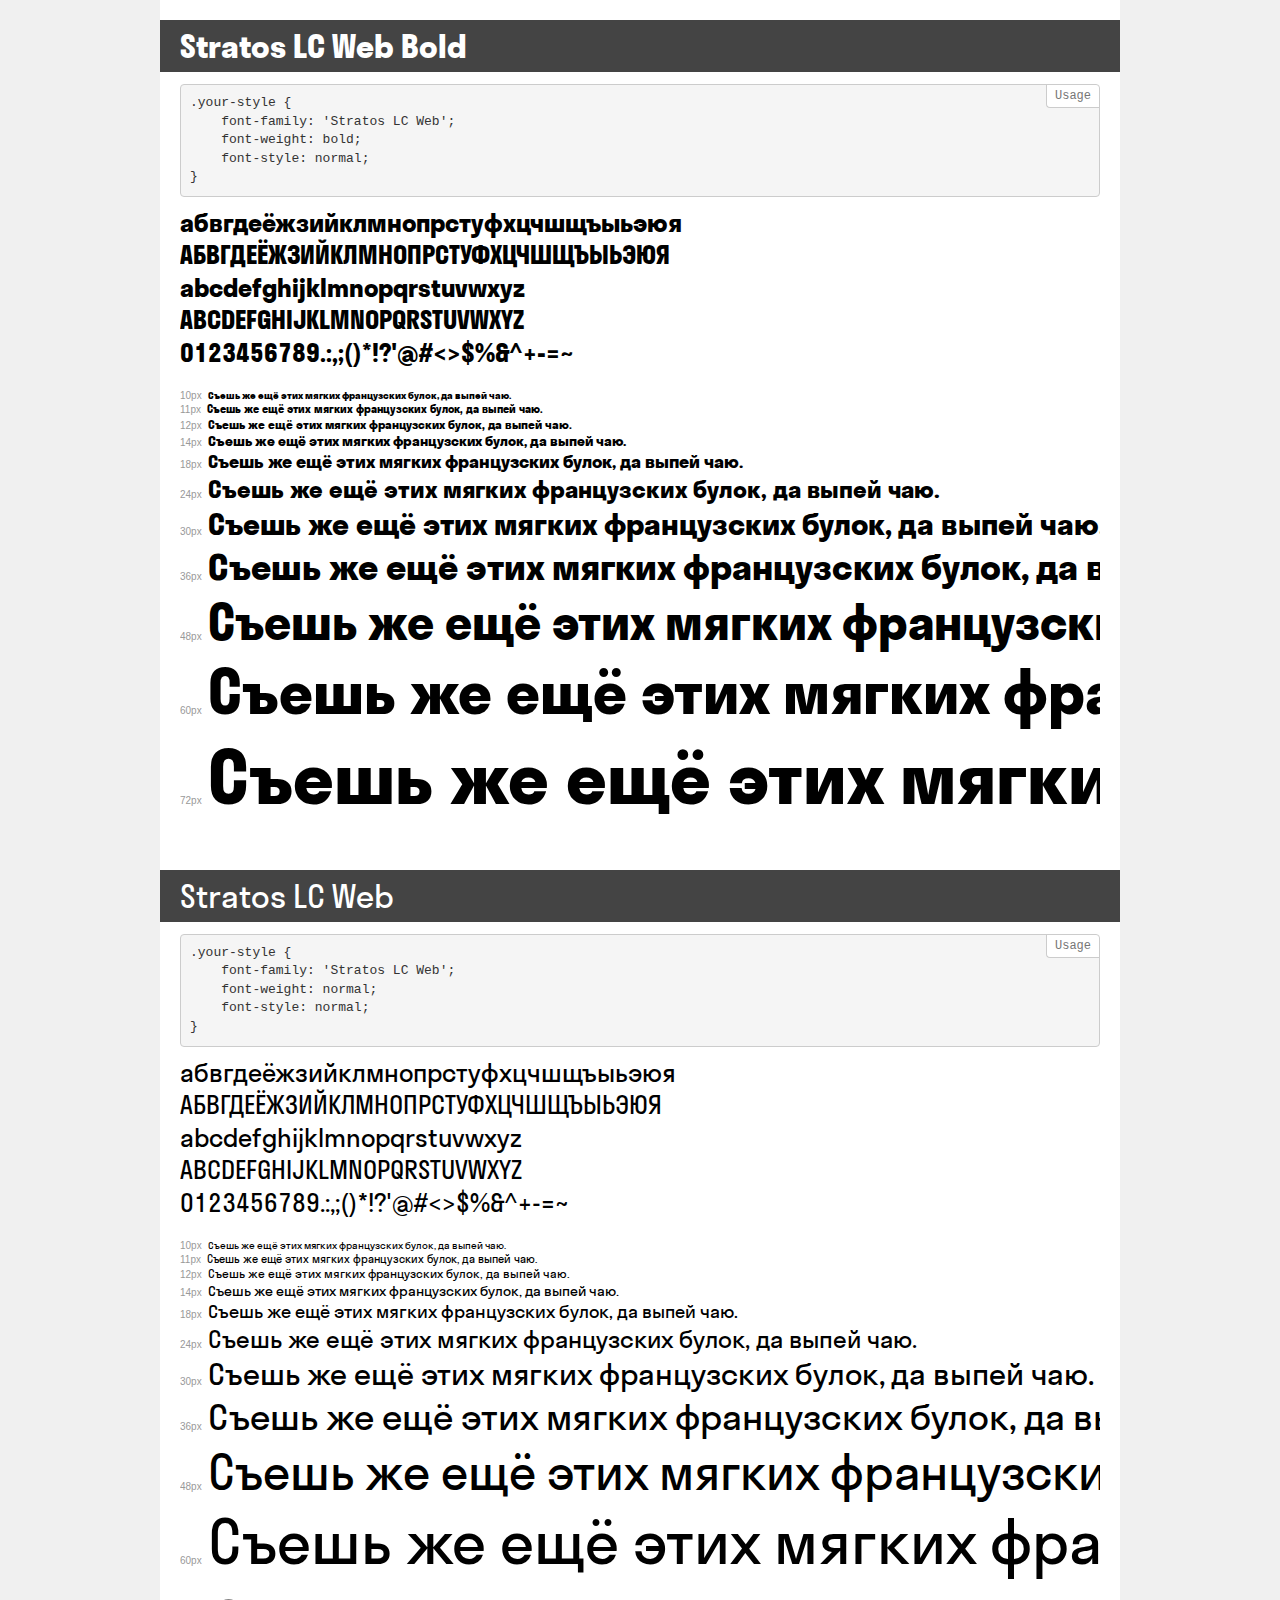
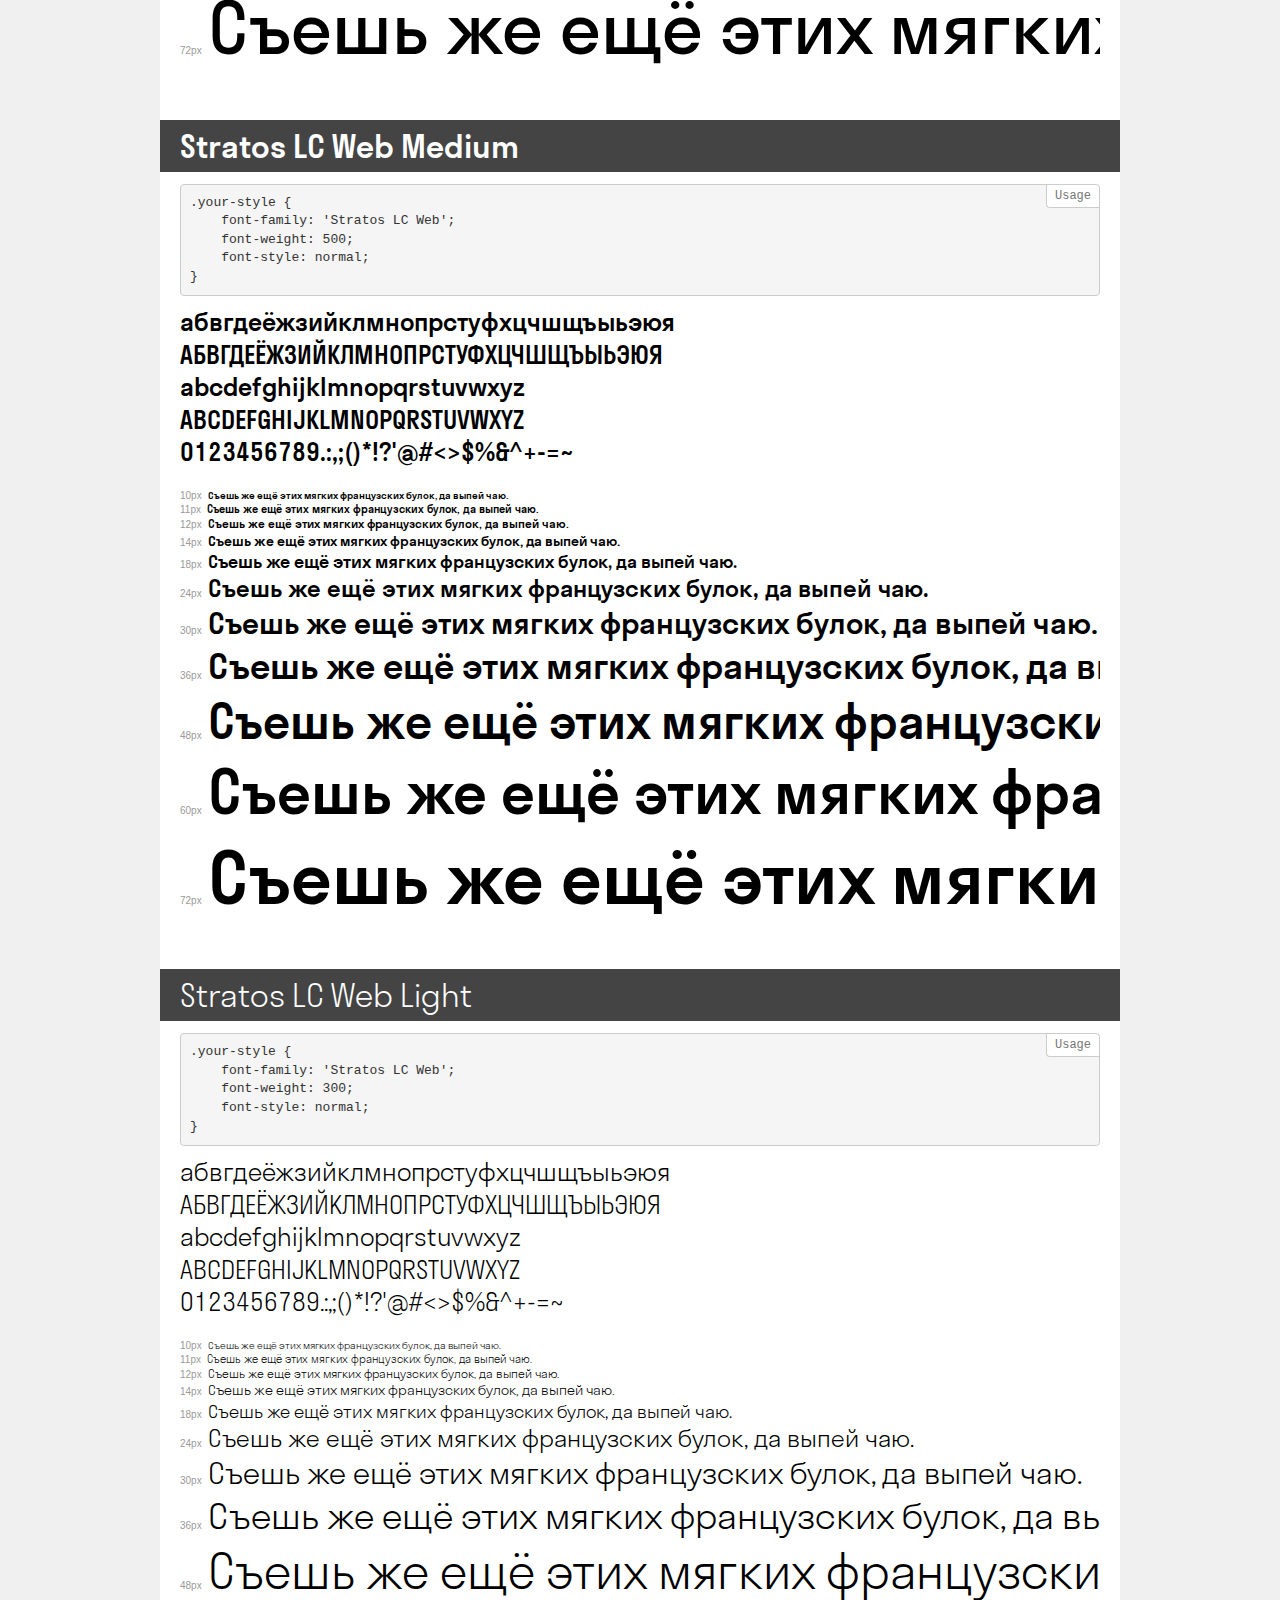
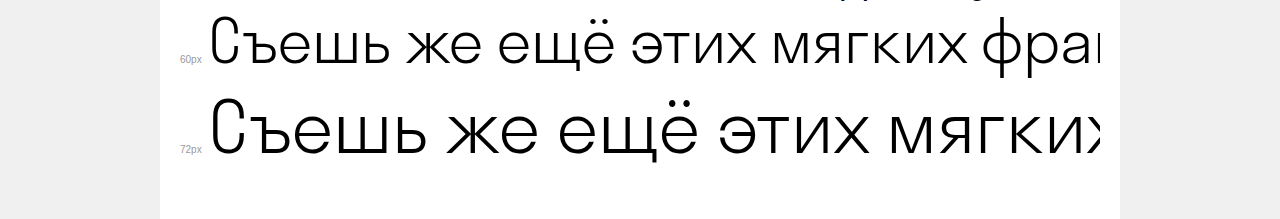
<file: css/demo.html>
<!DOCTYPE html>
<html lang="en">
<head>
    <meta charset="utf-8">
    <meta http-equiv="X-UA-Compatible" content="IE=edge">
    <meta name="viewport" content="width=device-width, initial-scale=1">
    <meta name="robots" content="noindex, noarchive">
    <meta name="format-detection" content="telephone=no">
    <title>Transfonter demo</title>
    <link href="stylesheet.css" rel="stylesheet">
    <style>
        /*
        http://meyerweb.com/eric/tools/css/reset/
        v2.0 | 20110126
        License: none (public domain)
        */
        html, body, div, span, applet, object, iframe,
        h1, h2, h3, h4, h5, h6, p, blockquote, pre,
        a, abbr, acronym, address, big, cite, code,
        del, dfn, em, img, ins, kbd, q, s, samp,
        small, strike, strong, sub, sup, tt, var,
        b, u, i, center,
        dl, dt, dd, ol, ul, li,
        fieldset, form, label, legend,
        table, caption, tbody, tfoot, thead, tr, th, td,
        article, aside, canvas, details, embed,
        figure, figcaption, footer, header, hgroup,
        menu, nav, output, ruby, section, summary,
        time, mark, audio, video {
            margin: 0;
            padding: 0;
            border: 0;
            font-size: 100%;
            font: inherit;
            vertical-align: baseline;
        }
        /* HTML5 display-role reset for older browsers */
        article, aside, details, figcaption, figure,
        footer, header, hgroup, menu, nav, section {
            display: block;
        }
        body {
            line-height: 1;
        }
        ol, ul {
            list-style: none;
        }
        blockquote, q {
            quotes: none;
        }
        blockquote:before, blockquote:after,
        q:before, q:after {
            content: '';
            content: none;
        }
        table {
            border-collapse: collapse;
            border-spacing: 0;
        }
        /* demo styles */
        body {
            background: #f0f0f0;
            color: #000;
        }
        .page {
            background: #fff;
            width: 920px;
            margin: 0 auto;
            padding: 20px 20px 0 20px;
            overflow: hidden;
        }
        .font-container {
            overflow-x: auto;
            overflow-y: hidden;
            margin-bottom: 40px;
            line-height: 1.3;
            white-space: nowrap;
            padding-bottom: 5px;
        }
        h1 {
            position: relative;
            background: #444;
            font-size: 32px;
            color: #fff;
            padding: 10px 20px;
            margin: 0 -20px 12px -20px;
        }
        .letters {
            font-size: 25px;
            margin-bottom: 20px;
        }
        .s10:before {
            content: '10px';
        }
        .s11:before {
            content: '11px';
        }
        .s12:before {
            content: '12px';
        }
        .s14:before {
            content: '14px';
        }
        .s18:before {
            content: '18px';
        }
        .s24:before {
            content: '24px';
        }
        .s30:before {
            content: '30px';
        }
        .s36:before {
            content: '36px';
        }
        .s48:before {
            content: '48px';
        }
        .s60:before {
            content: '60px';
        }
        .s72:before {
            content: '72px';
        }
        .s10:before, .s11:before, .s12:before, .s14:before,
        .s18:before, .s24:before, .s30:before, .s36:before,
        .s48:before, .s60:before, .s72:before {
            font-family: Arial, sans-serif;
            font-size: 10px;
            font-weight: normal;
            font-style: normal;
            color: #999;
            padding-right: 6px;
        }
        pre {
            display: block;
            position: relative;
            padding: 9px;
            margin: 0 0 10px;
            font-family: Monaco, Menlo, Consolas, "Courier New", monospace;
            font-size: 13px;
            line-height: 1.428571429;
            color: #333;
            font-weight: normal;
            font-style: normal;
            background-color: #f5f5f5;
            border: 1px solid #ccc;
            overflow-x: auto;
            border-radius: 4px;
        }
        pre:after {
            display: block;
            position: absolute;
            right: 0;
            top: 0;
            content: 'Usage';
            line-height: 1;
            padding: 5px 8px;
            font-size: 12px;
            color: #767676;
            background-color: #fff;
            border: 1px solid #ccc;
            border-right: none;
            border-top: none;
            border-radius: 0 4px 0 4px;
            z-index: 10;
        }
        /* responsive */
        @media (max-width: 959px) {
            .page {
                width: auto;
                margin: 0;
            }
        }
    </style>
</head>
<body>
<div class="page">
    <div class="demo">
        <h1 style="font-family: 'Stratos LC Web'; font-weight: bold; font-style: normal;">Stratos LC Web Bold</h1>
        <pre>.your-style {
    font-family: 'Stratos LC Web';
    font-weight: bold;
    font-style: normal;
}</pre>
        <div class="font-container" style="font-family: 'Stratos LC Web'; font-weight: bold; font-style: normal;">
            <p class="letters">
                абвгдеёжзийклмнопрстуфхцчшщъыьэюя<br>
АБВГДЕЁЖЗИЙКЛМНОПРСТУФХЦЧШЩЪЫЬЭЮЯ<br>
abcdefghijklmnopqrstuvwxyz<br>
ABCDEFGHIJKLMNOPQRSTUVWXYZ<br>
                0123456789.:,;()*!?'@#<>$%&^+-=~
            </p>
            <p class="s10" style="font-size: 10px;">Съешь же ещё этих мягких французских булок, да выпей чаю.</p>
            <p class="s11" style="font-size: 11px;">Съешь же ещё этих мягких французских булок, да выпей чаю.</p>
            <p class="s12" style="font-size: 12px;">Съешь же ещё этих мягких французских булок, да выпей чаю.</p>
            <p class="s14" style="font-size: 14px;">Съешь же ещё этих мягких французских булок, да выпей чаю.</p>
            <p class="s18" style="font-size: 18px;">Съешь же ещё этих мягких французских булок, да выпей чаю.</p>
            <p class="s24" style="font-size: 24px;">Съешь же ещё этих мягких французских булок, да выпей чаю.</p>
            <p class="s30" style="font-size: 30px;">Съешь же ещё этих мягких французских булок, да выпей чаю.</p>
            <p class="s36" style="font-size: 36px;">Съешь же ещё этих мягких французских булок, да выпей чаю.</p>
            <p class="s48" style="font-size: 48px;">Съешь же ещё этих мягких французских булок, да выпей чаю.</p>
            <p class="s60" style="font-size: 60px;">Съешь же ещё этих мягких французских булок, да выпей чаю.</p>
            <p class="s72" style="font-size: 72px;">Съешь же ещё этих мягких французских булок, да выпей чаю.</p>
        </div>
    </div>
    <div class="demo">
        <h1 style="font-family: 'Stratos LC Web'; font-weight: normal; font-style: normal;">Stratos LC Web</h1>
        <pre>.your-style {
    font-family: 'Stratos LC Web';
    font-weight: normal;
    font-style: normal;
}</pre>
        <div class="font-container" style="font-family: 'Stratos LC Web'; font-weight: normal; font-style: normal;">
            <p class="letters">
                абвгдеёжзийклмнопрстуфхцчшщъыьэюя<br>
АБВГДЕЁЖЗИЙКЛМНОПРСТУФХЦЧШЩЪЫЬЭЮЯ<br>
abcdefghijklmnopqrstuvwxyz<br>
ABCDEFGHIJKLMNOPQRSTUVWXYZ<br>
                0123456789.:,;()*!?'@#<>$%&^+-=~
            </p>
            <p class="s10" style="font-size: 10px;">Съешь же ещё этих мягких французских булок, да выпей чаю.</p>
            <p class="s11" style="font-size: 11px;">Съешь же ещё этих мягких французских булок, да выпей чаю.</p>
            <p class="s12" style="font-size: 12px;">Съешь же ещё этих мягких французских булок, да выпей чаю.</p>
            <p class="s14" style="font-size: 14px;">Съешь же ещё этих мягких французских булок, да выпей чаю.</p>
            <p class="s18" style="font-size: 18px;">Съешь же ещё этих мягких французских булок, да выпей чаю.</p>
            <p class="s24" style="font-size: 24px;">Съешь же ещё этих мягких французских булок, да выпей чаю.</p>
            <p class="s30" style="font-size: 30px;">Съешь же ещё этих мягких французских булок, да выпей чаю.</p>
            <p class="s36" style="font-size: 36px;">Съешь же ещё этих мягких французских булок, да выпей чаю.</p>
            <p class="s48" style="font-size: 48px;">Съешь же ещё этих мягких французских булок, да выпей чаю.</p>
            <p class="s60" style="font-size: 60px;">Съешь же ещё этих мягких французских булок, да выпей чаю.</p>
            <p class="s72" style="font-size: 72px;">Съешь же ещё этих мягких французских булок, да выпей чаю.</p>
        </div>
    </div>
    <div class="demo">
        <h1 style="font-family: 'Stratos LC Web'; font-weight: 500; font-style: normal;">Stratos LC Web Medium</h1>
        <pre>.your-style {
    font-family: 'Stratos LC Web';
    font-weight: 500;
    font-style: normal;
}</pre>
        <div class="font-container" style="font-family: 'Stratos LC Web'; font-weight: 500; font-style: normal;">
            <p class="letters">
                абвгдеёжзийклмнопрстуфхцчшщъыьэюя<br>
АБВГДЕЁЖЗИЙКЛМНОПРСТУФХЦЧШЩЪЫЬЭЮЯ<br>
abcdefghijklmnopqrstuvwxyz<br>
ABCDEFGHIJKLMNOPQRSTUVWXYZ<br>
                0123456789.:,;()*!?'@#<>$%&^+-=~
            </p>
            <p class="s10" style="font-size: 10px;">Съешь же ещё этих мягких французских булок, да выпей чаю.</p>
            <p class="s11" style="font-size: 11px;">Съешь же ещё этих мягких французских булок, да выпей чаю.</p>
            <p class="s12" style="font-size: 12px;">Съешь же ещё этих мягких французских булок, да выпей чаю.</p>
            <p class="s14" style="font-size: 14px;">Съешь же ещё этих мягких французских булок, да выпей чаю.</p>
            <p class="s18" style="font-size: 18px;">Съешь же ещё этих мягких французских булок, да выпей чаю.</p>
            <p class="s24" style="font-size: 24px;">Съешь же ещё этих мягких французских булок, да выпей чаю.</p>
            <p class="s30" style="font-size: 30px;">Съешь же ещё этих мягких французских булок, да выпей чаю.</p>
            <p class="s36" style="font-size: 36px;">Съешь же ещё этих мягких французских булок, да выпей чаю.</p>
            <p class="s48" style="font-size: 48px;">Съешь же ещё этих мягких французских булок, да выпей чаю.</p>
            <p class="s60" style="font-size: 60px;">Съешь же ещё этих мягких французских булок, да выпей чаю.</p>
            <p class="s72" style="font-size: 72px;">Съешь же ещё этих мягких французских булок, да выпей чаю.</p>
        </div>
    </div>
    <div class="demo">
        <h1 style="font-family: 'Stratos LC Web'; font-weight: 300; font-style: normal;">Stratos LC Web Light</h1>
        <pre>.your-style {
    font-family: 'Stratos LC Web';
    font-weight: 300;
    font-style: normal;
}</pre>
        <div class="font-container" style="font-family: 'Stratos LC Web'; font-weight: 300; font-style: normal;">
            <p class="letters">
                абвгдеёжзийклмнопрстуфхцчшщъыьэюя<br>
АБВГДЕЁЖЗИЙКЛМНОПРСТУФХЦЧШЩЪЫЬЭЮЯ<br>
abcdefghijklmnopqrstuvwxyz<br>
ABCDEFGHIJKLMNOPQRSTUVWXYZ<br>
                0123456789.:,;()*!?'@#<>$%&^+-=~
            </p>
            <p class="s10" style="font-size: 10px;">Съешь же ещё этих мягких французских булок, да выпей чаю.</p>
            <p class="s11" style="font-size: 11px;">Съешь же ещё этих мягких французских булок, да выпей чаю.</p>
            <p class="s12" style="font-size: 12px;">Съешь же ещё этих мягких французских булок, да выпей чаю.</p>
            <p class="s14" style="font-size: 14px;">Съешь же ещё этих мягких французских булок, да выпей чаю.</p>
            <p class="s18" style="font-size: 18px;">Съешь же ещё этих мягких французских булок, да выпей чаю.</p>
            <p class="s24" style="font-size: 24px;">Съешь же ещё этих мягких французских булок, да выпей чаю.</p>
            <p class="s30" style="font-size: 30px;">Съешь же ещё этих мягких французских булок, да выпей чаю.</p>
            <p class="s36" style="font-size: 36px;">Съешь же ещё этих мягких французских булок, да выпей чаю.</p>
            <p class="s48" style="font-size: 48px;">Съешь же ещё этих мягких французских булок, да выпей чаю.</p>
            <p class="s60" style="font-size: 60px;">Съешь же ещё этих мягких французских булок, да выпей чаю.</p>
            <p class="s72" style="font-size: 72px;">Съешь же ещё этих мягких французских булок, да выпей чаю.</p>
        </div>
    </div>
</div>
</body>
</html>
</file>
<file: css/stylesheet.css>
@font-face {
    font-family: 'Stratos LC Web';
    src: url('StratosLCWeb-Bold.woff2') format('woff2'),
        url('StratosLCWeb-Bold.woff') format('woff');
    font-weight: bold;
    font-style: normal;
    font-display: swap;
}

@font-face {
    font-family: 'Stratos LC Web';
    src: url('StratosLCWeb-Regular.woff2') format('woff2'),
        url('StratosLCWeb-Regular.woff') format('woff');
    font-weight: normal;
    font-style: normal;
    font-display: swap;
}

@font-face {
    font-family: 'Stratos LC Web';
    src: url('StratosLCWeb-Medium.woff2') format('woff2'),
        url('StratosLCWeb-Medium.woff') format('woff');
    font-weight: 500;
    font-style: normal;
    font-display: swap;
}

@font-face {
    font-family: 'Stratos LC Web';
    src: url('StratosLCWeb-Light.woff2') format('woff2'),
        url('StratosLCWeb-Light.woff') format('woff');
    font-weight: 300;
    font-style: normal;
    font-display: swap;
}
@font-face {
    font-family: 'Stratos LC Web';
    src: local('Stratos LC Web Bold'), local('StratosLCWeb-Bold'),
        url('StratosLCWeb-Bold.woff2') format('woff2'),
        url('StratosLCWeb-Bold.woff') format('woff');
    font-weight: bold;
    font-style: normal;
    font-display: swap;
}

@font-face {
    font-family: 'Stratos LC Web';
    src: local('Stratos LC Web'), local('StratosLCWeb-Regular'),
        url('StratosLCWeb-Regular.woff2') format('woff2'),
        url('StratosLCWeb-Regular.woff') format('woff');
    font-weight: normal;
    font-style: normal;
    font-display: swap;
}

@font-face {
    font-family: 'Stratos LC Web';
    src: local('Stratos LC Web Medium'), local('StratosLCWeb-Medium'),
        url('StratosLCWeb-Medium.woff2') format('woff2'),
        url('StratosLCWeb-Medium.woff') format('woff');
    font-weight: 500;
    font-style: normal;
    font-display: swap;
}

@font-face {
    font-family: 'Stratos LC Web';
    src: local('Stratos LC Web Light'), local('StratosLCWeb-Light'),
        url('StratosLCWeb-Light.woff2') format('woff2'),
        url('StratosLCWeb-Light.woff') format('woff');
    font-weight: 300;
    font-style: normal;
    font-display: swap;
}

@font-face {
    font-family: 'Stratos';
    src: local('Stratos Bold'), local('Stratos-Bold'),
        url('Stratos-Bold.woff2') format('woff2'),
        url('Stratos-Bold.woff') format('woff');
    font-weight: bold;
    font-style: normal;
    font-display: swap;
}

@font-face {
    font-family: 'Stratos';
    src: local('Stratos Black Italic'), local('Stratos-BlackItalic'),
        url('Stratos-BlackItalic.woff2') format('woff2'),
        url('Stratos-BlackItalic.woff') format('woff');
    font-weight: 900;
    font-style: italic;
    font-display: swap;
}

@font-face {
    font-family: 'Stratos';
    src: local('Stratos Black'), local('Stratos-Black'),
        url('Stratos-Black.woff2') format('woff2'),
        url('Stratos-Black.woff') format('woff');
    font-weight: 900;
    font-style: normal;
    font-display: swap;
}

@font-face {
    font-family: 'Stratos';
    src: local('Stratos ExtraBold'), local('Stratos-ExtraBold'),
        url('Stratos-ExtraBold.woff2') format('woff2'),
        url('Stratos-ExtraBold.woff') format('woff');
    font-weight: 800;
    font-style: normal;
    font-display: swap;
}

@font-face {
    font-family: 'Stratos';
    src: local('Stratos Bold Italic'), local('Stratos-BoldItalic'),
        url('Stratos-BoldItalic.woff2') format('woff2'),
        url('Stratos-BoldItalic.woff') format('woff');
    font-weight: bold;
    font-style: italic;
    font-display: swap;
}

@font-face {
    font-family: 'Stratos';
    src: local('Stratos ExtraBold Italic'), local('Stratos-ExtraBoldItalic'),
        url('Stratos-ExtraBoldItalic.woff2') format('woff2'),
        url('Stratos-ExtraBoldItalic.woff') format('woff');
    font-weight: 800;
    font-style: italic;
    font-display: swap;
}

@font-face {
    font-family: 'Stratos';
    src: local('Stratos ExtraLight'), local('Stratos-ExtraLight'),
        url('Stratos-ExtraLight.woff2') format('woff2'),
        url('Stratos-ExtraLight.woff') format('woff');
    font-weight: 200;
    font-style: normal;
    font-display: swap;
}

@font-face {
    font-family: 'Stratos';
    src: local('Stratos ExtraLight Italic'), local('Stratos-ExtraLightItalic'),
        url('Stratos-ExtraLightItalic.woff2') format('woff2'),
        url('Stratos-ExtraLightItalic.woff') format('woff');
    font-weight: 200;
    font-style: italic;
    font-display: swap;
}

@font-face {
    font-family: 'Stratos';
    src: local('Stratos Italic'), local('Stratos-Italic'),
        url('Stratos-Italic.woff2') format('woff2'),
        url('Stratos-Italic.woff') format('woff');
    font-weight: normal;
    font-style: italic;
    font-display: swap;
}

@font-face {
    font-family: 'Stratos';
    src: local('Stratos Medium'), local('Stratos-Medium'),
        url('Stratos-Medium.woff2') format('woff2'),
        url('Stratos-Medium.woff') format('woff');
    font-weight: 500;
    font-style: normal;
    font-display: swap;
}

@font-face {
    font-family: 'Stratos';
    src: local('Stratos Light'), local('Stratos-Light'),
        url('Stratos-Light.woff2') format('woff2'),
        url('Stratos-Light.woff') format('woff');
    font-weight: 300;
    font-style: normal;
    font-display: swap;
}

@font-face {
    font-family: 'Stratos';
    src: local('Stratos Light Italic'), local('Stratos-LightItalic'),
        url('Stratos-LightItalic.woff2') format('woff2'),
        url('Stratos-LightItalic.woff') format('woff');
    font-weight: 300;
    font-style: italic;
    font-display: swap;
}

@font-face {
    font-family: 'Stratos';
    src: local('Stratos SemiBold'), local('Stratos-SemiBold'),
        url('Stratos-SemiBold.woff2') format('woff2'),
        url('Stratos-SemiBold.woff') format('woff');
    font-weight: 600;
    font-style: normal;
    font-display: swap;
}

@font-face {
    font-family: 'Stratos';
    src: local('Stratos Medium Italic'), local('Stratos-MediumItalic'),
        url('Stratos-MediumItalic.woff2') format('woff2'),
        url('Stratos-MediumItalic.woff') format('woff');
    font-weight: 500;
    font-style: italic;
    font-display: swap;
}

@font-face {
    font-family: 'Stratos';
    src: local('Stratos Regular'), local('Stratos-Regular'),
        url('Stratos-Regular.woff2') format('woff2'),
        url('Stratos-Regular.woff') format('woff');
    font-weight: normal;
    font-style: normal;
    font-display: swap;
}

@font-face {
    font-family: 'Stratos';
    src: local('Stratos SemiBold Italic'), local('Stratos-SemiBoldItalic'),
        url('Stratos-SemiBoldItalic.woff2') format('woff2'),
        url('Stratos-SemiBoldItalic.woff') format('woff');
    font-weight: 600;
    font-style: italic;
    font-display: swap;
}

@font-face {
    font-family: 'Stratos';
    src: local('Stratos Thin'), local('Stratos-Thin'),
        url('Stratos-Thin.woff2') format('woff2'),
        url('Stratos-Thin.woff') format('woff');
    font-weight: 100;
    font-style: normal;
    font-display: swap;
}

@font-face {
    font-family: 'Stratos SemiLight';
    src: local('Stratos SemiLight Italic'), local('Stratos-SemiLightItalic'),
        url('Stratos-SemiLightItalic.woff2') format('woff2'),
        url('Stratos-SemiLightItalic.woff') format('woff');
    font-weight: 300;
    font-style: italic;
    font-display: swap;
}

@font-face {
    font-family: 'Stratos SemiLight';
    src: local('Stratos SemiLight'), local('Stratos-SemiLight'),
        url('Stratos-SemiLight.woff2') format('woff2'),
        url('Stratos-SemiLight.woff') format('woff');
    font-weight: 300;
    font-style: normal;
    font-display: swap;
}

@font-face {
    font-family: 'Stratos';
    src: local('Stratos Thin Italic'), local('Stratos-ThinItalic'),
        url('Stratos-ThinItalic.woff2') format('woff2'),
        url('Stratos-ThinItalic.woff') format('woff');
    font-weight: 100;
    font-style: italic;
    font-display: swap;
}
</file>
